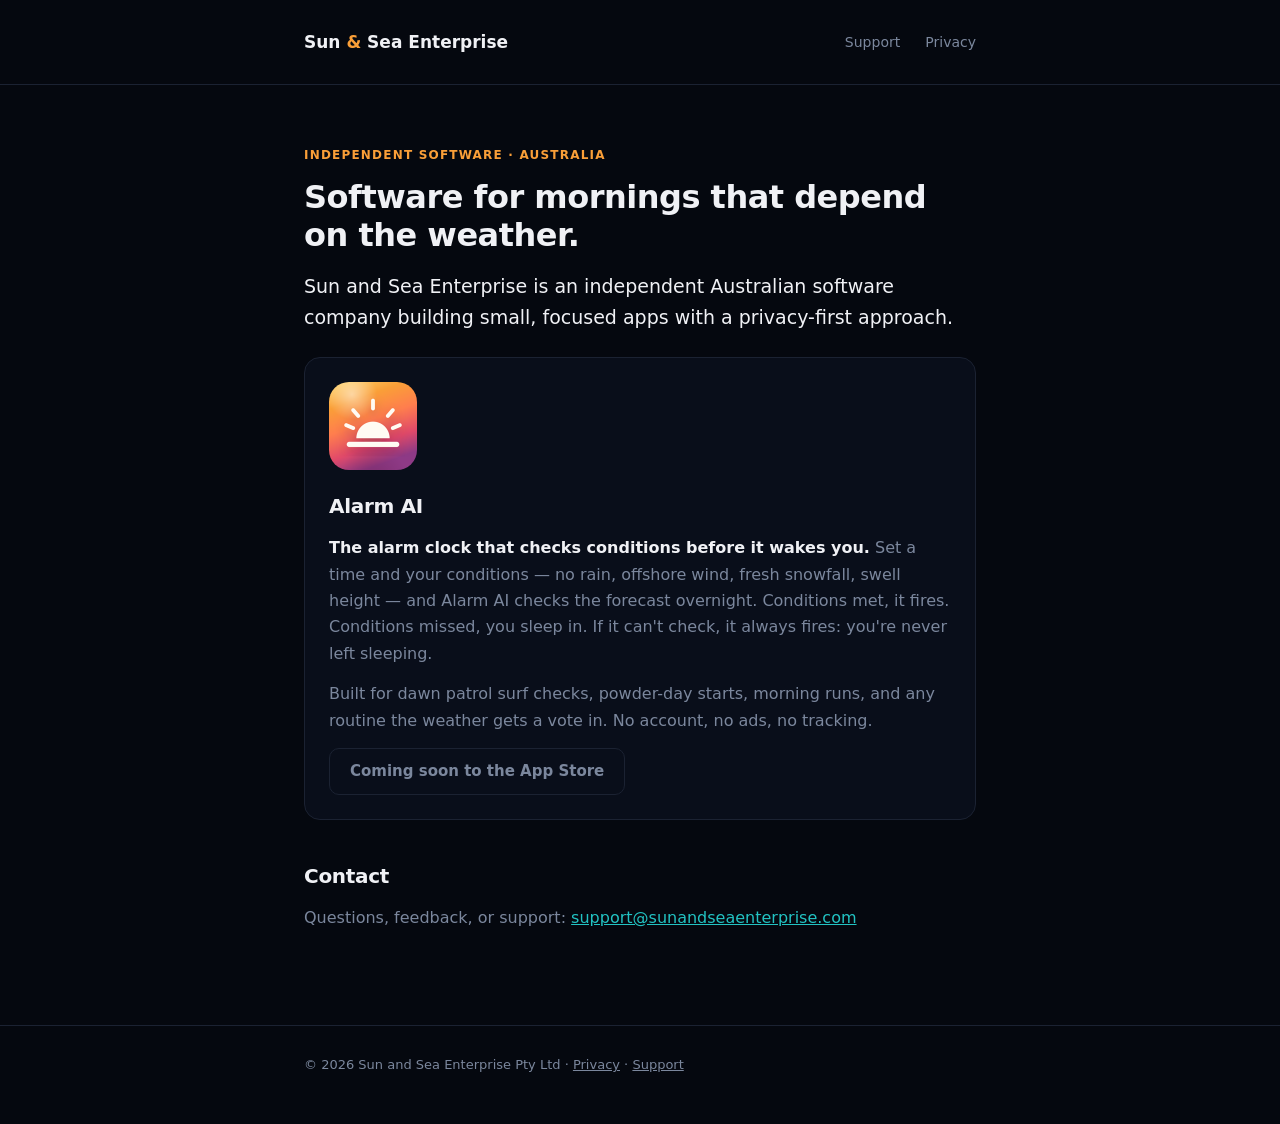
<file: index.html>
<!DOCTYPE html>
<html lang="en">
<head>
<meta charset="UTF-8">
<meta name="viewport" content="width=device-width, initial-scale=1.0">
<title>Sun and Sea Enterprise</title>
<meta name="description" content="Sun and Sea Enterprise Pty Ltd — an independent Australian software company. Maker of Alarm AI, the conditional alarm clock for iOS.">
<link rel="stylesheet" href="style.css">
</head>
<body>
<header class="site">
  <div class="wrap">
    <a class="brand" href="/">Sun <span>&amp;</span> Sea Enterprise</a>
    <nav>
      <a href="/support.html">Support</a>
      <a href="/privacy.html">Privacy</a>
    </nav>
  </div>
</header>
<main>
  <div class="wrap">
    <p class="tag">Independent software · Australia</p>
    <h1>Software for mornings that depend on the weather.</h1>
    <p class="lede">Sun and Sea Enterprise is an independent Australian software company
    building small, focused apps with a privacy-first approach.</p>

    <div class="card">
      <img class="appicon" src="alarm-ai-icon.png" alt="Alarm AI app icon" width="88" height="88">
      <h2 style="margin-top:0">Alarm AI</h2>
      <p><strong>The alarm clock that checks conditions before it wakes you.</strong>
      Set a time and your conditions — no rain, offshore wind, fresh snowfall, swell
      height — and Alarm AI checks the forecast overnight. Conditions met, it fires.
      Conditions missed, you sleep in. If it can't check, it always fires: you're never
      left sleeping.</p>
      <p>Built for dawn patrol surf checks, powder-day starts, morning runs, and any
      routine the weather gets a vote in. No account, no ads, no tracking.</p>
      <a class="btn soon" href="#">Coming soon to the App&nbsp;Store</a>
    </div>

    <h2>Contact</h2>
    <p>Questions, feedback, or support:
    <a href="mailto:support@sunandseaenterprise.com">support@sunandseaenterprise.com</a></p>
  </div>
</main>
<footer class="site">
  <div class="wrap">
    <p>© 2026 Sun and Sea Enterprise Pty Ltd ·
    <a href="/privacy.html">Privacy</a> · <a href="/support.html">Support</a></p>
  </div>
</footer>
</body>
</html>
</file>
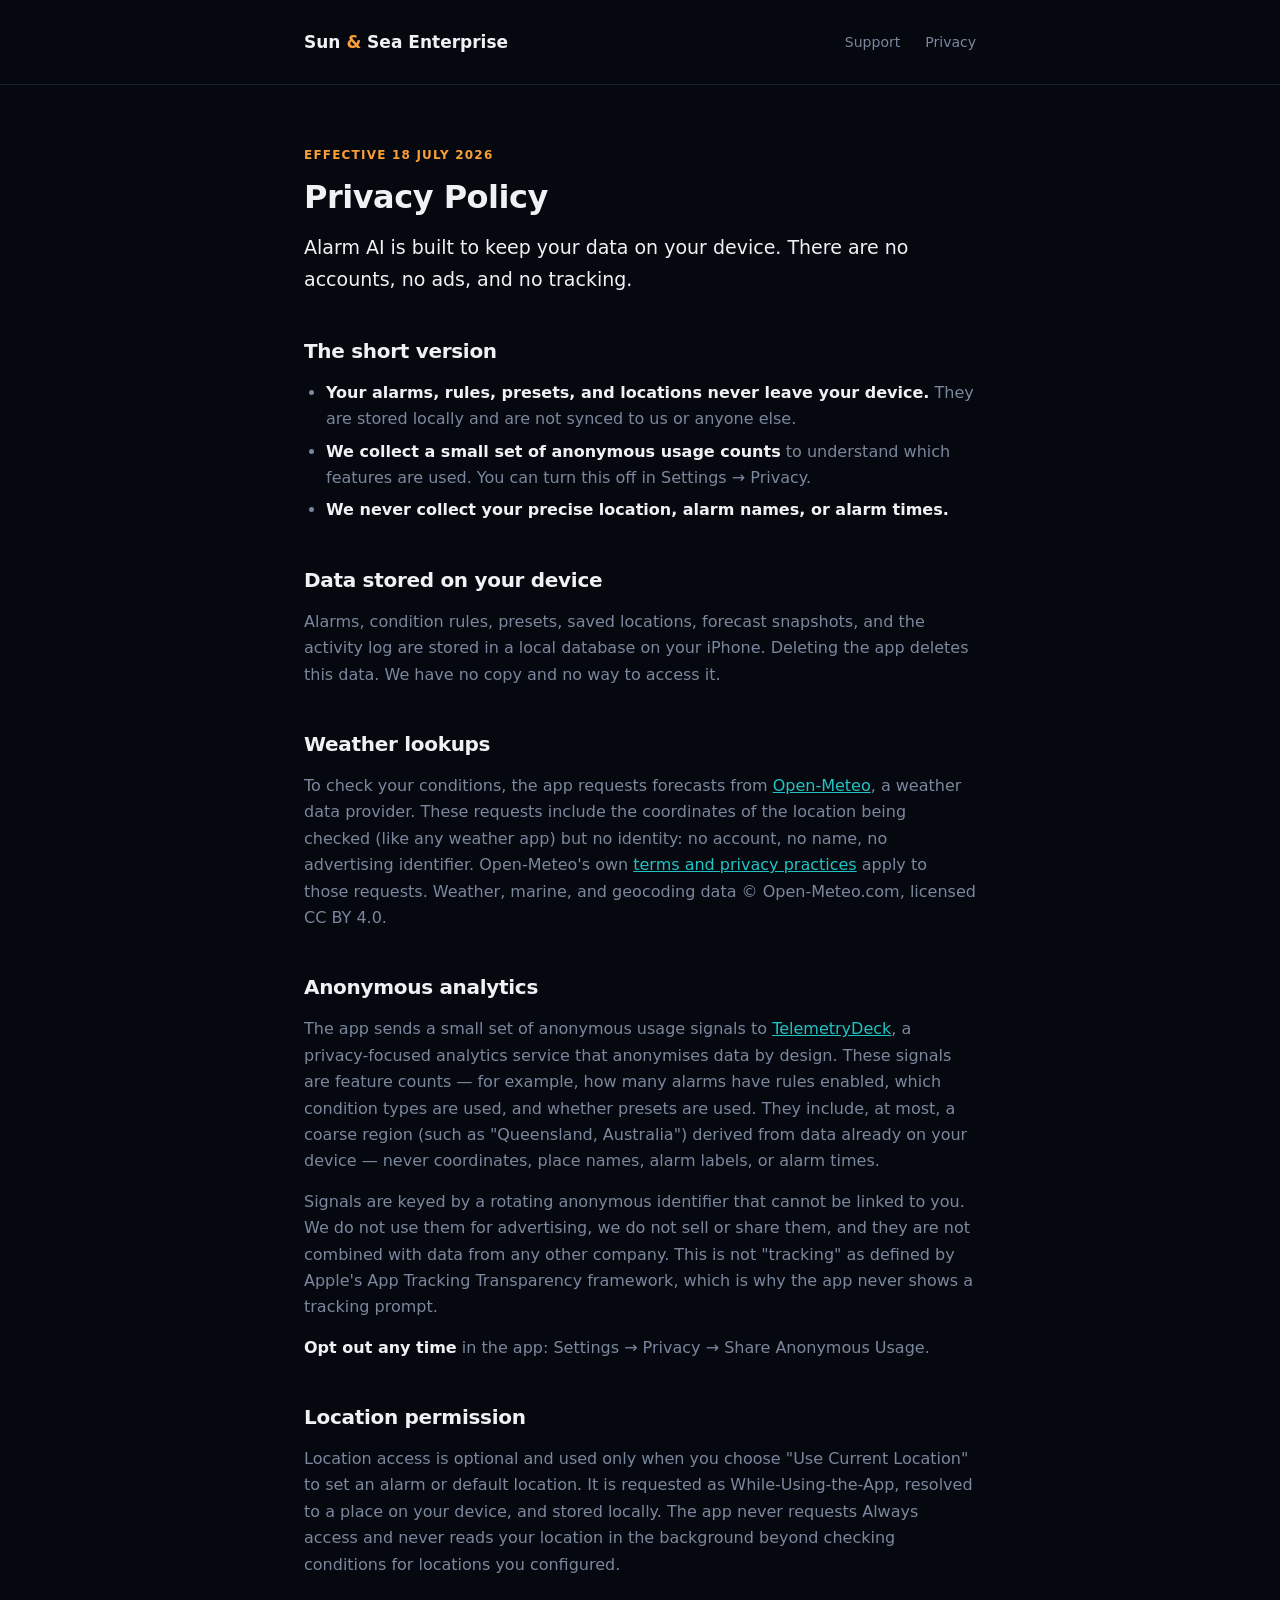
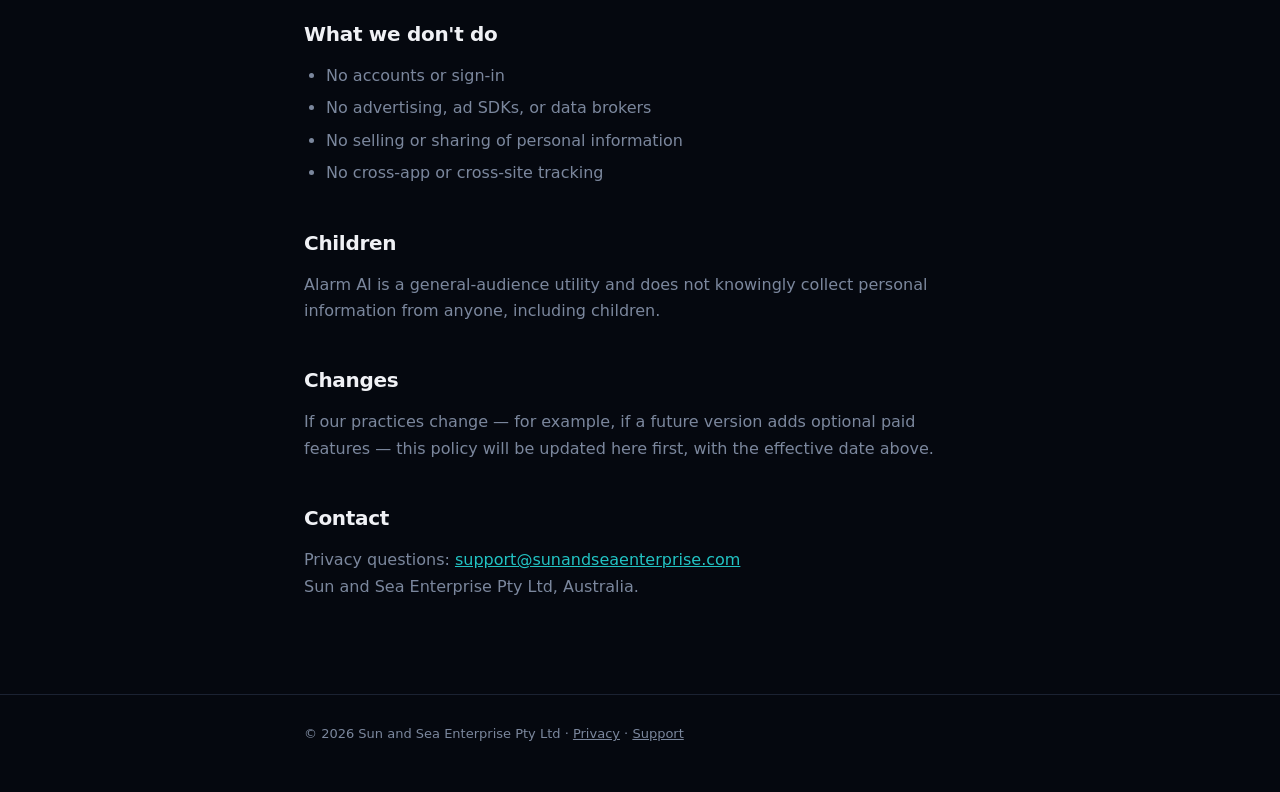
<file: privacy.html>
<!DOCTYPE html>
<html lang="en">
<head>
<meta charset="UTF-8">
<meta name="viewport" content="width=device-width, initial-scale=1.0">
<title>Privacy Policy — Alarm AI · Sun and Sea Enterprise</title>
<meta name="description" content="Privacy policy for Alarm AI and Sun and Sea Enterprise Pty Ltd.">
<link rel="stylesheet" href="style.css">
</head>
<body>
<header class="site">
  <div class="wrap">
    <a class="brand" href="/">Sun <span>&amp;</span> Sea Enterprise</a>
    <nav>
      <a href="/support.html">Support</a>
      <a href="/privacy.html">Privacy</a>
    </nav>
  </div>
</header>
<main>
  <div class="wrap">
    <p class="tag">Effective 18 July 2026</p>
    <h1>Privacy Policy</h1>
    <p class="lede">Alarm AI is built to keep your data on your device. There are no
    accounts, no ads, and no tracking.</p>

    <h2>The short version</h2>
    <ul>
      <li><strong>Your alarms, rules, presets, and locations never leave your
        device.</strong> They are stored locally and are not synced to us or anyone
        else.</li>
      <li><strong>We collect a small set of anonymous usage counts</strong> to
        understand which features are used. You can turn this off in Settings →
        Privacy.</li>
      <li><strong>We never collect your precise location, alarm names, or alarm
        times.</strong></li>
    </ul>

    <h2>Data stored on your device</h2>
    <p>Alarms, condition rules, presets, saved locations, forecast snapshots, and the
    activity log are stored in a local database on your iPhone. Deleting the app
    deletes this data. We have no copy and no way to access it.</p>

    <h2>Weather lookups</h2>
    <p>To check your conditions, the app requests forecasts from
    <a href="https://open-meteo.com/">Open-Meteo</a>, a weather data provider. These
    requests include the coordinates of the location being checked (like any weather
    app) but no identity: no account, no name, no advertising identifier. Open-Meteo's
    own <a href="https://open-meteo.com/en/terms">terms and privacy practices</a>
    apply to those requests. Weather, marine, and geocoding data © Open-Meteo.com,
    licensed CC BY 4.0.</p>

    <h2>Anonymous analytics</h2>
    <p>The app sends a small set of anonymous usage signals to
    <a href="https://telemetrydeck.com/">TelemetryDeck</a>, a privacy-focused
    analytics service that anonymises data by design. These signals are feature
    counts — for example, how many alarms have rules enabled, which condition types
    are used, and whether presets are used. They include, at most, a coarse region
    (such as "Queensland, Australia") derived from data already on your device —
    never coordinates, place names, alarm labels, or alarm times.</p>
    <p>Signals are keyed by a rotating anonymous identifier that cannot be linked to
    you. We do not use them for advertising, we do not sell or share them, and they
    are not combined with data from any other company. This is not "tracking" as
    defined by Apple's App Tracking Transparency framework, which is why the app never
    shows a tracking prompt.</p>
    <p><strong>Opt out any time</strong> in the app: Settings → Privacy → Share
    Anonymous Usage.</p>

    <h2>Location permission</h2>
    <p>Location access is optional and used only when you choose "Use Current
    Location" to set an alarm or default location. It is requested as
    While-Using-the-App, resolved to a place on your device, and stored locally. The
    app never requests Always access and never reads your location in the
    background beyond checking conditions for locations you configured.</p>

    <h2>What we don't do</h2>
    <ul>
      <li>No accounts or sign-in</li>
      <li>No advertising, ad SDKs, or data brokers</li>
      <li>No selling or sharing of personal information</li>
      <li>No cross-app or cross-site tracking</li>
    </ul>

    <h2>Children</h2>
    <p>Alarm AI is a general-audience utility and does not knowingly collect personal
    information from anyone, including children.</p>

    <h2>Changes</h2>
    <p>If our practices change — for example, if a future version adds optional paid
    features — this policy will be updated here first, with the effective date above.</p>

    <h2>Contact</h2>
    <p>Privacy questions:
    <a href="mailto:support@sunandseaenterprise.com">support@sunandseaenterprise.com</a><br>
    Sun and Sea Enterprise Pty Ltd, Australia.</p>
  </div>
</main>
<footer class="site">
  <div class="wrap">
    <p>© 2026 Sun and Sea Enterprise Pty Ltd ·
    <a href="/privacy.html">Privacy</a> · <a href="/support.html">Support</a></p>
  </div>
</footer>
</body>
</html>
</file>
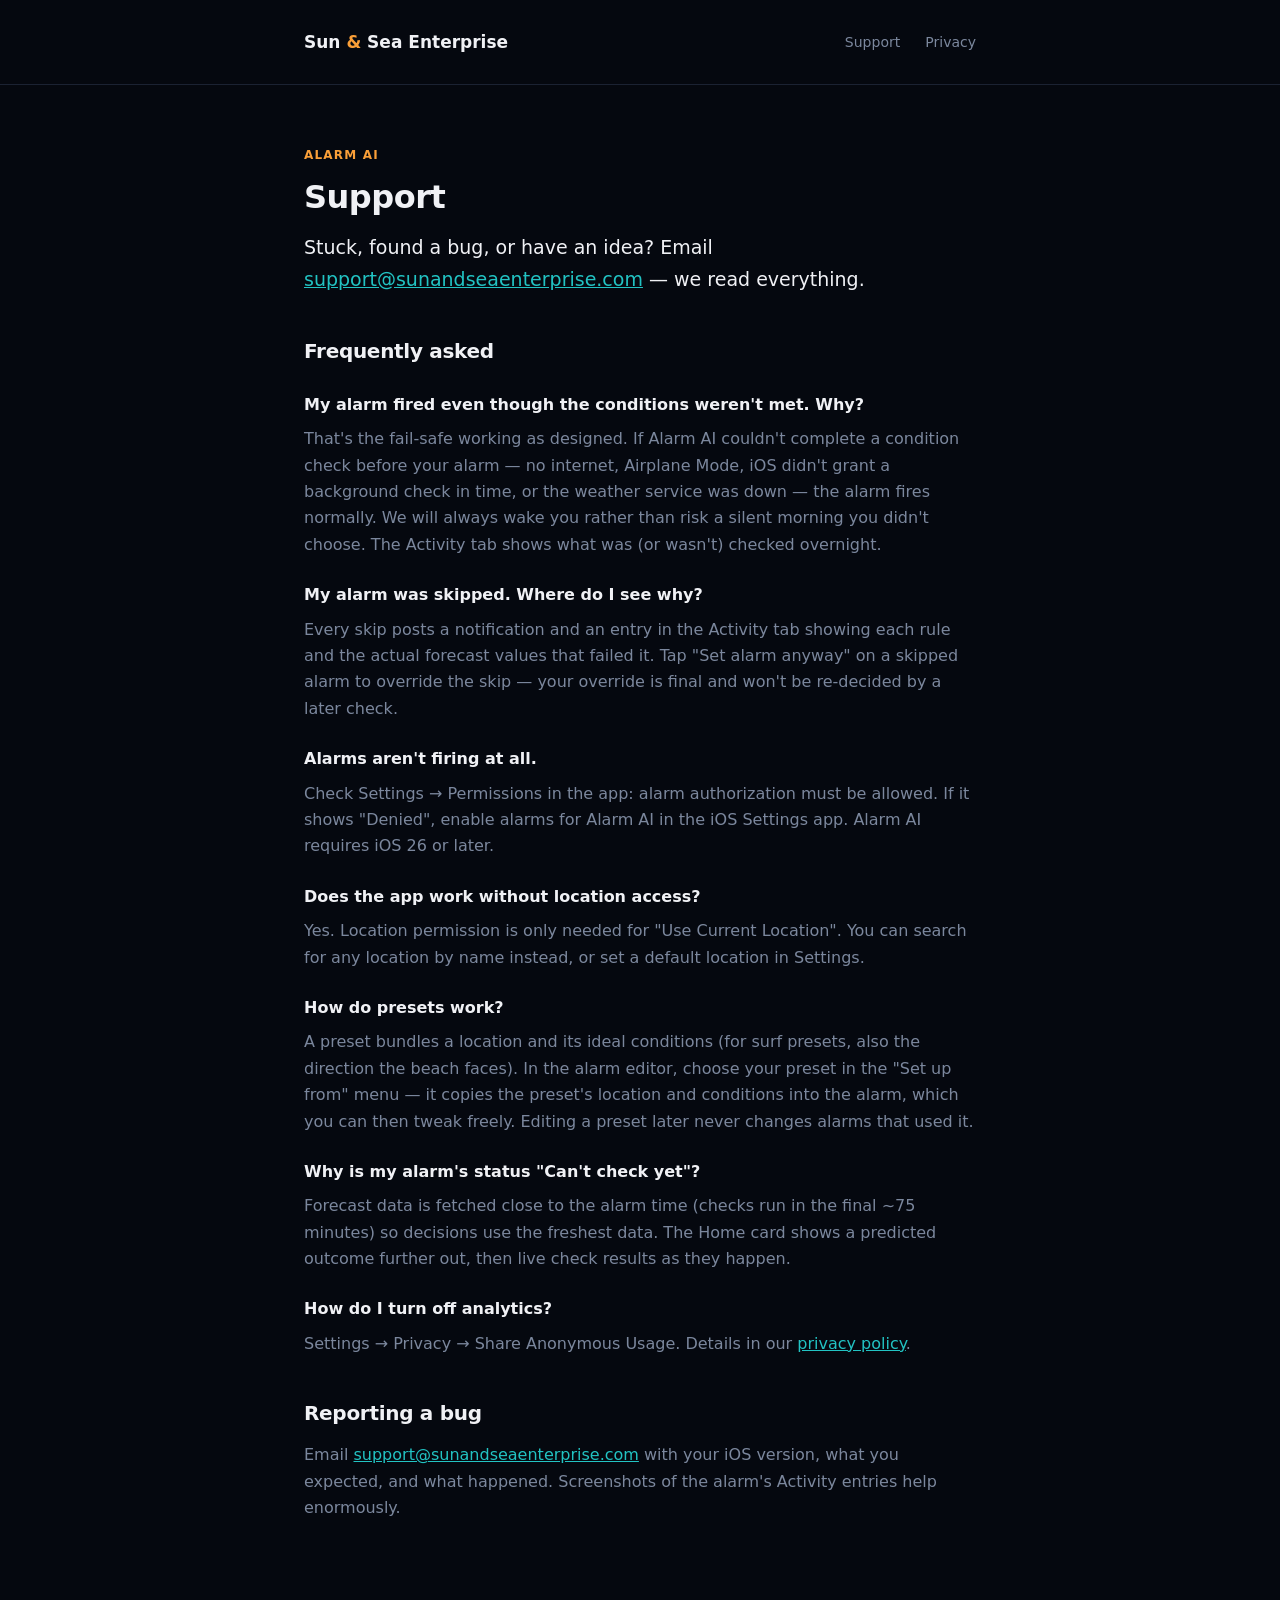
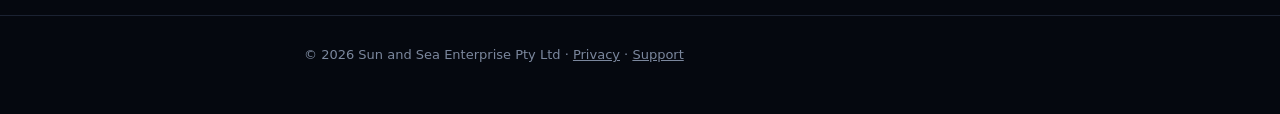
<file: support.html>
<!DOCTYPE html>
<html lang="en">
<head>
<meta charset="UTF-8">
<meta name="viewport" content="width=device-width, initial-scale=1.0">
<title>Support — Alarm AI · Sun and Sea Enterprise</title>
<meta name="description" content="Support for Alarm AI: FAQs and contact.">
<link rel="stylesheet" href="style.css">
</head>
<body>
<header class="site">
  <div class="wrap">
    <a class="brand" href="/">Sun <span>&amp;</span> Sea Enterprise</a>
    <nav>
      <a href="/support.html">Support</a>
      <a href="/privacy.html">Privacy</a>
    </nav>
  </div>
</header>
<main>
  <div class="wrap">
    <p class="tag">Alarm AI</p>
    <h1>Support</h1>
    <p class="lede">Stuck, found a bug, or have an idea? Email
    <a href="mailto:support@sunandseaenterprise.com">support@sunandseaenterprise.com</a>
    — we read everything.</p>

    <h2>Frequently asked</h2>

    <h3>My alarm fired even though the conditions weren't met. Why?</h3>
    <p>That's the fail-safe working as designed. If Alarm AI couldn't complete a
    condition check before your alarm — no internet, Airplane Mode, iOS didn't grant a
    background check in time, or the weather service was down — the alarm fires
    normally. We will always wake you rather than risk a silent morning you didn't
    choose. The Activity tab shows what was (or wasn't) checked overnight.</p>

    <h3>My alarm was skipped. Where do I see why?</h3>
    <p>Every skip posts a notification and an entry in the Activity tab showing each
    rule and the actual forecast values that failed it. Tap "Set alarm anyway" on a
    skipped alarm to override the skip — your override is final and won't be
    re-decided by a later check.</p>

    <h3>Alarms aren't firing at all.</h3>
    <p>Check Settings → Permissions in the app: alarm authorization must be allowed.
    If it shows "Denied", enable alarms for Alarm AI in the iOS Settings app. Alarm AI
    requires iOS 26 or later.</p>

    <h3>Does the app work without location access?</h3>
    <p>Yes. Location permission is only needed for "Use Current Location". You can
    search for any location by name instead, or set a default location in Settings.</p>

    <h3>How do presets work?</h3>
    <p>A preset bundles a location and its ideal conditions (for surf presets, also
    the direction the beach faces). In the alarm editor, choose your preset in the
    "Set up from" menu — it copies the preset's location and conditions into the
    alarm, which you can then tweak freely. Editing a preset later never changes
    alarms that used it.</p>

    <h3>Why is my alarm's status "Can't check yet"?</h3>
    <p>Forecast data is fetched close to the alarm time (checks run in the final
    ~75 minutes) so decisions use the freshest data. The Home card shows a predicted
    outcome further out, then live check results as they happen.</p>

    <h3>How do I turn off analytics?</h3>
    <p>Settings → Privacy → Share Anonymous Usage. Details in our
    <a href="/privacy.html">privacy policy</a>.</p>

    <h2>Reporting a bug</h2>
    <p>Email <a href="mailto:support@sunandseaenterprise.com">support@sunandseaenterprise.com</a>
    with your iOS version, what you expected, and what happened. Screenshots of the
    alarm's Activity entries help enormously.</p>
  </div>
</main>
<footer class="site">
  <div class="wrap">
    <p>© 2026 Sun and Sea Enterprise Pty Ltd ·
    <a href="/privacy.html">Privacy</a> · <a href="/support.html">Support</a></p>
  </div>
</footer>
</body>
</html>
</file>
<file: style.css>
:root {
  --bg: #05080F;
  --card: #090E1A;
  --border: #1B2232;
  --fg: #F0F1F5;
  --muted: #7B879D;
  --amber: #FA9F38;
  --accent: #22C3C3;
}
* { margin: 0; padding: 0; box-sizing: border-box; }
body {
  background: var(--bg);
  color: var(--fg);
  font-family: -apple-system, BlinkMacSystemFont, "SF Pro Text", system-ui, sans-serif;
  line-height: 1.65;
  -webkit-font-smoothing: antialiased;
}
.wrap { max-width: 720px; margin: 0 auto; padding: 0 24px; }
header.site { padding: 28px 0; border-bottom: 1px solid var(--border); }
header.site .wrap { display: flex; align-items: center; justify-content: space-between; }
.brand { font-weight: 700; font-size: 17px; color: var(--fg); text-decoration: none; }
.brand span { color: var(--amber); }
nav a { color: var(--muted); text-decoration: none; font-size: 14px; margin-left: 20px; }
nav a:hover { color: var(--fg); }
main { padding: 56px 0 80px; }
h1 { font-size: 32px; line-height: 1.2; margin-bottom: 16px; letter-spacing: -0.5px; }
h2 { font-size: 20px; margin: 40px 0 12px; letter-spacing: -0.3px; }
h3 { font-size: 16px; margin: 24px 0 8px; }
p, li { color: var(--muted); font-size: 16px; }
p { margin-bottom: 14px; }
p strong, li strong { color: var(--fg); font-weight: 600; }
ul { margin: 0 0 14px 22px; }
li { margin-bottom: 6px; }
a { color: var(--accent); }
.lede { font-size: 19px; color: var(--fg); }
.tag { display: inline-block; font-size: 12px; font-weight: 600; text-transform: uppercase;
  letter-spacing: 1.2px; color: var(--amber); margin-bottom: 12px; }
.card { background: var(--card); border: 1px solid var(--border); border-radius: 16px;
  padding: 24px; margin: 24px 0; }
.appicon { width: 88px; height: 88px; border-radius: 20px; display: block; margin-bottom: 20px; }
.btn { display: inline-block; background: var(--amber); color: #05080F; font-weight: 600;
  font-size: 15px; padding: 10px 20px; border-radius: 10px; text-decoration: none; }
.btn.soon { background: var(--card); color: var(--muted); border: 1px solid var(--border);
  cursor: default; }
footer.site { border-top: 1px solid var(--border); padding: 28px 0 48px; }
footer.site p { font-size: 13px; margin: 0; }
footer.site a { color: var(--muted); }
.small { font-size: 13px; }
</file>
